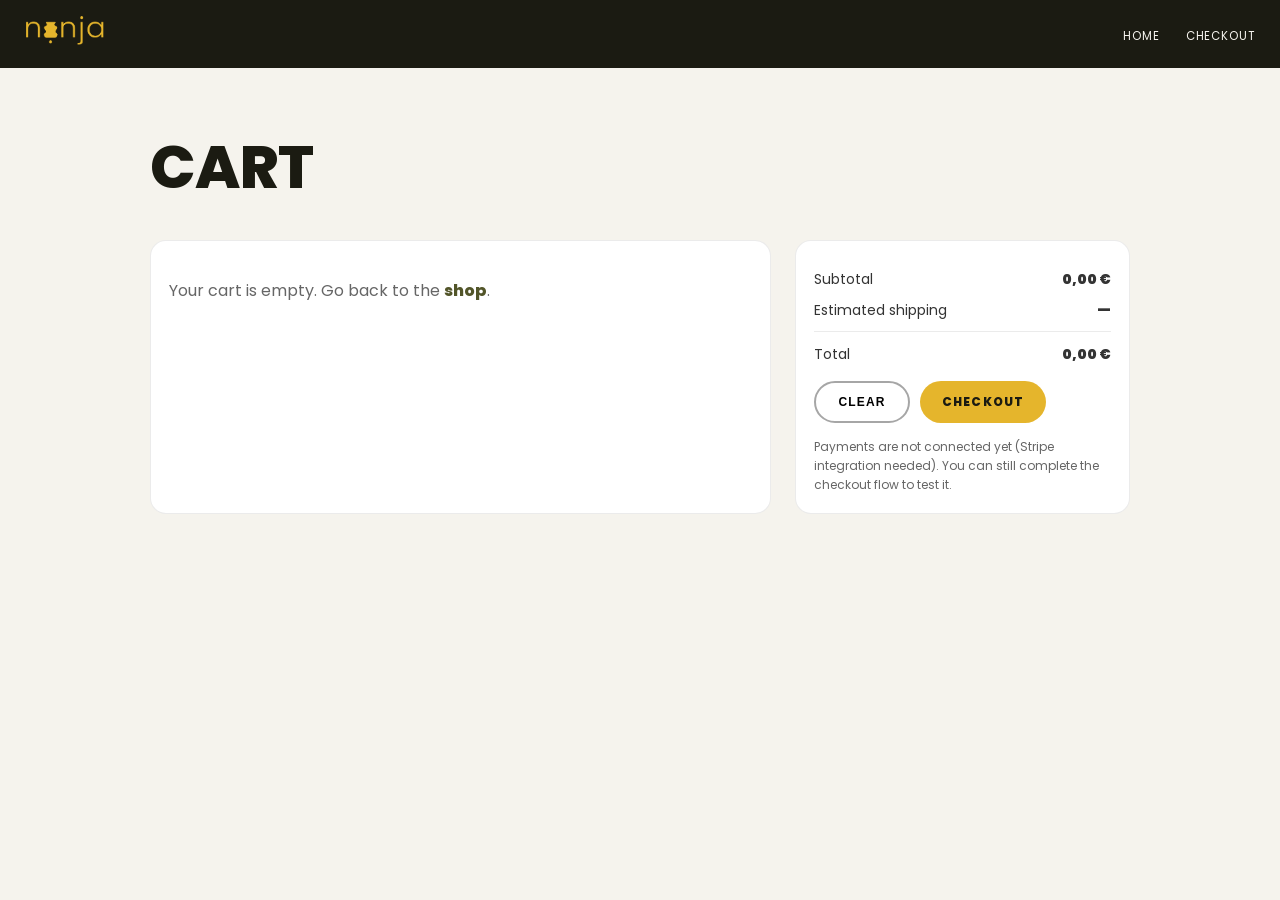
<file: pages/cart.html>
<!DOCTYPE html>
<html lang="es">
<head>
  <meta charset="UTF-8" />
  <meta name="viewport" content="width=device-width, initial-scale=1.0" />
  <title>Cart — Ninja Ceramics</title>
  <link href="https://fonts.googleapis.com/css2?family=Poppins:wght@300;400;500;600;700;800;900&display=swap" rel="stylesheet">
  <link rel="icon" type="image/png" sizes="32x32" href="../assest/favicon.png">
  <meta name="theme-color" content="#1b1b12">
  <script src="../js/store.js" defer></script>
  <style>
    :root{--yellow:#e5b52c;--green:#525529;--brown-dark:#594331;--white:#f5f3ed;--black:#1b1b12;}
    *{box-sizing:border-box;margin:0;padding:0}
    body{font-family:'Poppins',sans-serif;background:var(--white);color:var(--black)}
    nav{position:sticky;top:0;z-index:10;background:var(--black);height:68px;display:flex;align-items:center;justify-content:space-between;padding:0 24px}
    .nav-logo img{height:38px;object-fit:contain}
    .nav-links{list-style:none;display:flex;gap:26px;align-items:center}
    .nav-links a{color:var(--white);text-decoration:none;font-size:11.5px;letter-spacing:.08em;text-transform:uppercase}
    .nav-toggle{display:none;width:40px;height:40px;border-radius:50%;border:1px solid rgba(255,255,255,0.4);background:transparent;cursor:pointer;align-items:center;justify-content:center}
    .nav-toggle span{display:block;width:18px;height:2px;background:var(--white);border-radius:2px;transition:transform .2s,opacity .2s}
    .nav-toggle span + span{margin-top:4px}
    nav.nav-open .nav-toggle span:nth-child(1){transform:translateY(6px) rotate(45deg)}
    nav.nav-open .nav-toggle span:nth-child(2){opacity:0}
    nav.nav-open .nav-toggle span:nth-child(3){transform:translateY(-6px) rotate(-45deg)}
    .wrap{padding:54px 60px;max-width:1100px;margin:0 auto}
    h1{font-size:clamp(34px,5vw,60px);font-weight:800;letter-spacing:-.01em;text-transform:uppercase}
    .grid{display:grid;grid-template-columns:1.3fr .7fr;gap:24px;margin-top:28px}
    .card{background:#fff;border:1px solid rgba(0,0,0,.08);border-radius:16px;padding:18px}
    .line{display:grid;grid-template-columns:1fr auto auto;gap:12px;align-items:center;padding:12px 0;border-bottom:1px solid rgba(0,0,0,.06)}
    .line:last-child{border-bottom:none}
    .name{font-weight:700;text-transform:uppercase;letter-spacing:.1em;font-size:11px}
    .price{font-weight:800;color:var(--brown-dark)}
    .qty{width:74px;padding:10px 12px;border-radius:10px;border:1px solid rgba(0,0,0,.14);font-family:'Poppins',sans-serif}
    .btn{display:inline-block;border:none;border-radius:999px;padding:12px 22px;font-weight:800;letter-spacing:.1em;text-transform:uppercase;font-size:12px;cursor:pointer}
    .btn-primary{background:var(--yellow);color:var(--black)}
    .btn-outline{background:transparent;border:2px solid rgba(0,0,0,.35)}
    .sum-row{display:flex;justify-content:space-between;margin:10px 0;color:#333;font-size:14px}
    .sum-row strong{font-weight:900}
    .empty{margin-top:18px;color:#666;line-height:1.7}
    @media(max-width:960px){
      nav{padding:0 20px}
      .wrap{padding:42px 20px}
      .grid{grid-template-columns:1fr}
      .btn{display:block;width:100%;text-align:center;margin-top:8px}
      .nav-toggle{display:flex}
      .nav-links{position:absolute;top:68px;left:0;right:0;background:var(--black);flex-direction:column;gap:16px;padding:18px 20px;transform:translateY(-130%);opacity:0;pointer-events:none;transition:transform .25s ease,opacity .25s ease}
      nav.nav-open .nav-links{transform:translateY(0);opacity:1;pointer-events:auto}
    }
  </style>
</head>
<body>
  <nav>
    <div class="nav-logo"><a href="../index.html"><img alt="Ninja Ceramics" src="../assest/logo.png"></a></div>
    <button class="nav-toggle" type="button" aria-label="Toggle navigation" aria-expanded="false"><span></span><span></span><span></span></button>
    <ul class="nav-links">
      <li><a href="../index.html">Home</a></li>
      <li><a href="checkout.html">Checkout</a></li>
    </ul>
  </nav>

  <main class="wrap">
    <h1>Cart</h1>
    <div class="grid">
      <section class="card">
        <div id="cartLines"></div>
        <div id="emptyState" class="empty" style="display:none;">
          Your cart is empty. Go back to the <a href="../index.html" style="color:var(--green);font-weight:800;text-decoration:none;">shop</a>.
        </div>
      </section>

      <aside class="card">
        <div class="sum-row"><span>Subtotal</span><strong id="subtotal">€0</strong></div>
        <div class="sum-row"><span>Estimated shipping</span><strong>—</strong></div>
        <div class="sum-row" style="border-top:1px solid rgba(0,0,0,.08);padding-top:12px;"><span>Total</span><strong id="total">€0</strong></div>
        <div style="display:flex;gap:10px;margin-top:16px;flex-wrap:wrap;">
          <button class="btn btn-outline" id="clearBtn" type="button">Clear</button>
          <a class="btn btn-primary" href="checkout.html" style="text-decoration:none;">Checkout</a>
        </div>
        <p style="margin-top:14px;color:#666;font-size:12px;line-height:1.6;">
          Payments are not connected yet (Stripe integration needed). You can still complete the checkout flow to test it.
        </p>
      </aside>
    </div>
  </main>

  <script>
    document.addEventListener('DOMContentLoaded', () => {
      const nav = document.querySelector('nav');
      const toggle = document.querySelector('.nav-toggle');
      const links = document.querySelectorAll('.nav-links a');
      if (nav && toggle) {
        toggle.addEventListener('click', () => {
          const open = nav.classList.toggle('nav-open');
          toggle.setAttribute('aria-expanded', String(open));
        });
        links.forEach(a => a.addEventListener('click', () => {
          if (nav.classList.contains('nav-open')) {
            nav.classList.remove('nav-open');
            toggle.setAttribute('aria-expanded', 'false');
          }
        }));
      }
    });

    function render() {
      const linesWrap = document.getElementById('cartLines');
      const empty = document.getElementById('emptyState');
      const subtotalEl = document.getElementById('subtotal');
      const totalEl = document.getElementById('total');

      const lines = window.NinjaStore.cartLines();
      const subtotal = window.NinjaStore.calcSubtotal(lines);
      subtotalEl.textContent = window.NinjaStore.formatEUR(subtotal);
      totalEl.textContent = window.NinjaStore.formatEUR(subtotal);

      if (!lines.length) {
        linesWrap.innerHTML = '';
        empty.style.display = 'block';
        return;
      }
      empty.style.display = 'none';

      linesWrap.innerHTML = lines.map(l => `
        <div class="line">
          <div>
            <div class="name">${l.name}</div>
            <div style="color:#666;font-size:12px;margin-top:4px;">${window.NinjaStore.formatEUR(l.price)} each</div>
          </div>
          <input class="qty" type="number" min="0" value="${l.qty}" data-qty="${l.id}">
          <div class="price">${window.NinjaStore.formatEUR(l.lineTotal)}</div>
        </div>
      `).join('');
    }

    document.addEventListener('input', (e) => {
      const el = e.target;
      if (!(el instanceof HTMLInputElement)) return;
      const id = el.getAttribute('data-qty');
      if (!id) return;
      window.NinjaStore.setQty(id, el.value);
    });
    window.addEventListener('ninja:cart-changed', render);
    document.getElementById('clearBtn').addEventListener('click', () => window.NinjaStore.clearCart());
    document.addEventListener('DOMContentLoaded', render);
  </script>
</body>
</html>
</file>
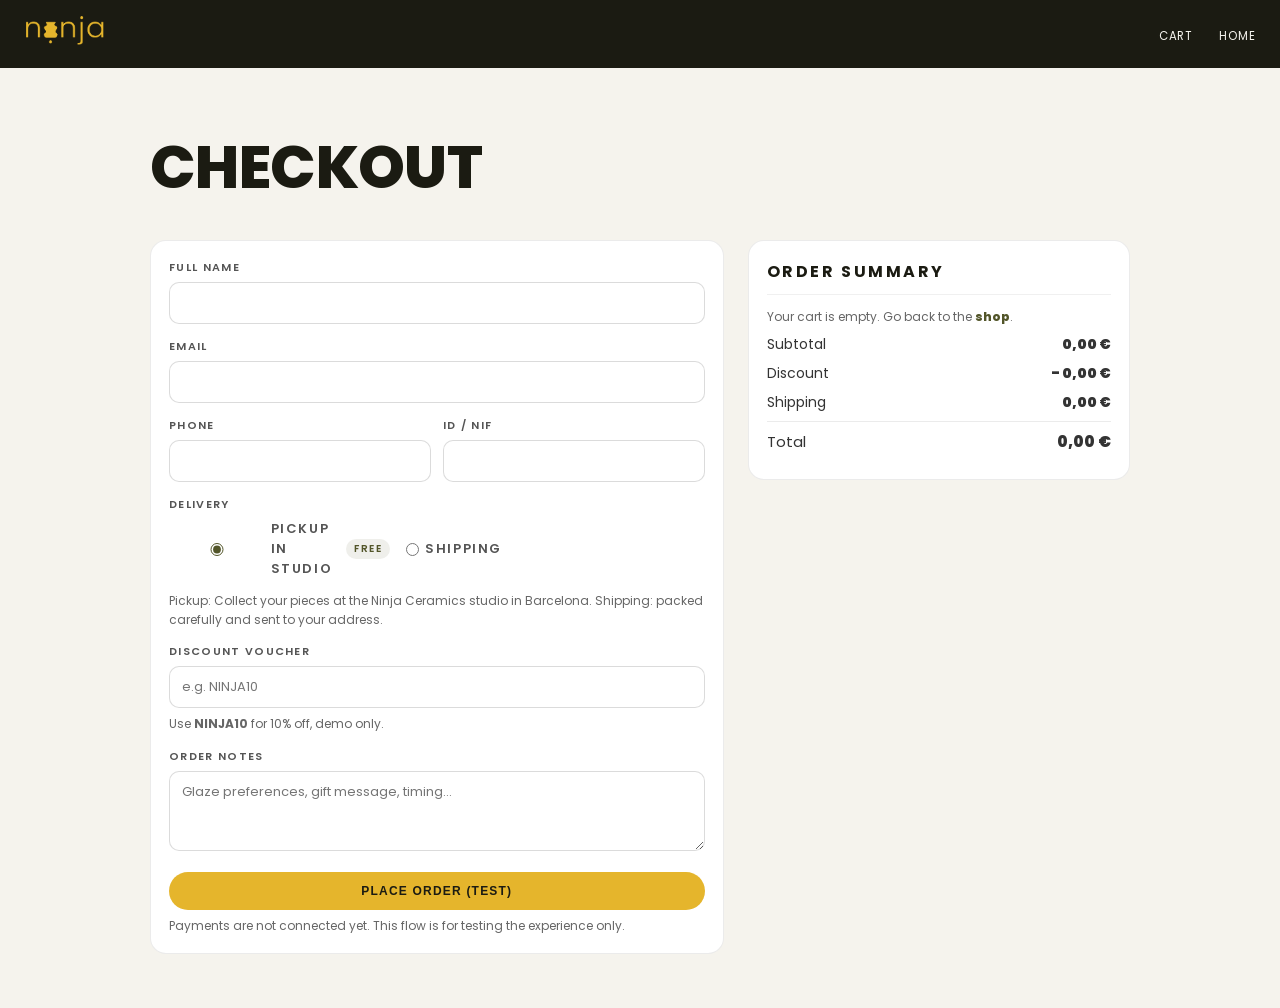
<file: pages/checkout.html>
<!DOCTYPE html>
<html lang="es">
<head>
  <meta charset="UTF-8" />
  <meta name="viewport" content="width=device-width, initial-scale=1.0" />
  <title>Checkout — Ninja Ceramics</title>
  <link href="https://fonts.googleapis.com/css2?family=Poppins:wght@300;400;500;600;700;800;900&display=swap" rel="stylesheet">
  <link rel="icon" type="image/png" sizes="32x32" href="../assest/favicon.png">
  <meta name="theme-color" content="#1b1b12">
  <script src="../js/store.js" defer></script>
  <style>
    :root{--yellow:#e5b52c;--green:#525529;--brown-dark:#594331;--white:#f5f3ed;--black:#1b1b12;}
    *{box-sizing:border-box;margin:0;padding:0}
    body{font-family:'Poppins',sans-serif;background:var(--white);color:var(--black)}
    nav{position:sticky;top:0;z-index:10;background:var(--black);height:68px;display:flex;align-items:center;justify-content:space-between;padding:0 24px}
    .nav-logo img{height:38px;object-fit:contain}
    .nav-links{list-style:none;display:flex;gap:26px;align-items:center}
    .nav-links a{color:var(--white);text-decoration:none;font-size:11.5px;letter-spacing:.08em;text-transform:uppercase}
    .nav-toggle{display:none;width:40px;height:40px;border-radius:50%;border:1px solid rgba(255,255,255,0.4);background:transparent;cursor:pointer;align-items:center;justify-content:center}
    .nav-toggle span{display:block;width:18px;height:2px;background:var(--white);border-radius:2px;transition:transform .2s,opacity .2s}
    .nav-toggle span + span{margin-top:4px}
    nav.nav-open .nav-toggle span:nth-child(1){transform:translateY(6px) rotate(45deg)}
    nav.nav-open .nav-toggle span:nth-child(2){opacity:0}
    nav.nav-open .nav-toggle span:nth-child(3){transform:translateY(-6px) rotate(-45deg)}
    .wrap{padding:54px 60px;max-width:1100px;margin:0 auto}
    h1{font-size:clamp(34px,5vw,60px);font-weight:800;letter-spacing:-.01em;text-transform:uppercase}
    .grid{display:grid;grid-template-columns:1.2fr .8fr;gap:24px;margin-top:28px;align-items:flex-start}
    .card{background:#fff;border:1px solid rgba(0,0,0,.08);border-radius:16px;padding:18px}
    .fg{margin-bottom:14px}
    .fg label{display:block;font-size:11px;letter-spacing:.12em;text-transform:uppercase;margin-bottom:6px;font-weight:600;color:#555}
    .fg input,.fg select,.fg textarea{width:100%;padding:10px 12px;border-radius:10px;border:1px solid rgba(0,0,0,.14);font-family:'Poppins',sans-serif;font-size:13px}
    .fg textarea{min-height:80px;resize:vertical}
    .row-2{display:grid;grid-template-columns:1fr 1fr;gap:12px}
    .radio-row{display:flex;gap:16px;margin:6px 0 4px}
    .radio-row label{display:flex;align-items:center;gap:6px;font-size:13px;cursor:pointer}
    .radio-row input{accent-color:var(--green)}
    .muted{font-size:12px;color:#666;line-height:1.6;margin-top:6px}
    .sum-row{display:flex;justify-content:space-between;margin:8px 0;color:#333;font-size:14px}
    .sum-row strong{font-weight:900}
    .lines{margin-top:8px;border-top:1px solid rgba(0,0,0,.06);padding-top:6px}
    .line{display:flex;justify-content:space-between;font-size:13px;margin:4px 0}
    .line span:first-child{max-width:70%}
    .badge{display:inline-block;border-radius:999px;padding:2px 8px;font-size:10px;text-transform:uppercase;letter-spacing:.16em;background:rgba(82,85,41,.09);color:var(--green);margin-left:6px}
    .btn{display:inline-block;border:none;border-radius:999px;padding:12px 22px;font-weight:800;letter-spacing:.1em;text-transform:uppercase;font-size:12px;cursor:pointer}
    .btn-primary{background:var(--yellow);color:var(--black)}
    .btn-outline{background:transparent;border:2px solid rgba(0,0,0,.35)}
    .btn-block{width:100%;text-align:center}
    @media(max-width:960px){
      nav{padding:0 20px}
      .wrap{padding:42px 20px}
      .grid{grid-template-columns:1fr}
      .btn{display:block;width:100%;text-align:center;margin-top:8px}
      .nav-toggle{display:flex}
      .nav-links{position:absolute;top:68px;left:0;right:0;background:var(--black);flex-direction:column;gap:16px;padding:18px 20px;transform:translateY(-130%);opacity:0;pointer-events:none;transition:transform .25s ease,opacity .25s ease}
      nav.nav-open .nav-links{transform:translateY(0);opacity:1;pointer-events:auto}
    }
  </style>
</head>
<body>
  <nav>
    <div class="nav-logo"><a href="../index.html"><img alt="Ninja Ceramics" src="../assest/logo.png"></a></div>
    <button class="nav-toggle" type="button" aria-label="Toggle navigation" aria-expanded="false"><span></span><span></span><span></span></button>
    <ul class="nav-links">
      <li><a href="cart.html">Cart</a></li>
      <li><a href="../index.html">Home</a></li>
    </ul>
  </nav>

  <main class="wrap">
    <h1>Checkout</h1>
    <div class="grid">
      <form id="checkoutForm" class="card">
        <div class="fg">
          <label for="name">Full name</label>
          <input id="name" name="name" required />
        </div>
        <div class="fg">
          <label for="email">Email</label>
          <input id="email" name="email" type="email" required />
        </div>
        <div class="row-2">
          <div class="fg">
            <label for="phone">Phone</label>
            <input id="phone" name="phone" />
          </div>
          <div class="fg">
            <label for="idNumber">ID / NIF</label>
            <input id="idNumber" name="idNumber" />
          </div>
        </div>

        <div class="fg">
          <label>Delivery</label>
          <div class="radio-row">
            <label><input type="radio" name="delivery" value="pickup" checked> Pickup in studio <span class="badge">Free</span></label>
            <label><input type="radio" name="delivery" value="shipping"> Shipping</label>
          </div>
          <p class="muted">Pickup: Collect your pieces at the Ninja Ceramics studio in Barcelona. Shipping: packed carefully and sent to your address.</p>
        </div>

        <div id="shippingFields">
          <div class="fg">
            <label for="address">Address</label>
            <input id="address" name="address" />
          </div>
          <div class="row-2">
            <div class="fg">
              <label for="city">City</label>
              <input id="city" name="city" />
            </div>
            <div class="fg">
              <label for="zip">ZIP</label>
              <input id="zip" name="zip" />
            </div>
          </div>
          <div class="fg">
            <label for="country">Country</label>
            <input id="country" name="country" />
          </div>
        </div>

        <div class="fg">
          <label for="voucher">Discount voucher</label>
          <input id="voucher" name="voucher" placeholder="e.g. NINJA10" />
          <p class="muted">Use <strong>NINJA10</strong> for 10% off, demo only.</p>
        </div>

        <div class="fg">
          <label for="notes">Order notes</label>
          <textarea id="notes" name="notes" placeholder="Glaze preferences, gift message, timing..."></textarea>
        </div>

        <button class="btn btn-primary btn-block" type="submit">Place order (test)</button>
        <p class="muted">Payments are not connected yet. This flow is for testing the experience only.</p>
      </form>

      <aside class="card">
        <h2 style="font-size:16px;letter-spacing:.16em;text-transform:uppercase;margin-bottom:10px;">Order summary</h2>
        <div id="summaryLines" class="lines"></div>
        <div class="sum-row"><span>Subtotal</span><strong id="sumSubtotal">€0</strong></div>
        <div class="sum-row"><span>Discount</span><strong id="sumDiscount">- €0</strong></div>
        <div class="sum-row"><span>Shipping</span><strong id="sumShipping">€0</strong></div>
        <div class="sum-row" style="border-top:1px solid rgba(0,0,0,.08);padding-top:8px;font-size:15px;">
          <span>Total</span><strong id="sumTotal">€0</strong>
        </div>
      </aside>
    </div>
  </main>

  <script>
    document.addEventListener('DOMContentLoaded', () => {
      const nav = document.querySelector('nav');
      const toggle = document.querySelector('.nav-toggle');
      const links = document.querySelectorAll('.nav-links a');
      if (nav && toggle) {
        toggle.addEventListener('click', () => {
          const open = nav.classList.toggle('nav-open');
          toggle.setAttribute('aria-expanded', String(open));
        });
        links.forEach(a => a.addEventListener('click', () => {
          if (nav.classList.contains('nav-open')) {
            nav.classList.remove('nav-open');
            toggle.setAttribute('aria-expanded', 'false');
          }
        }));
      }
    });

    function refreshSummary() {
      const linesWrap = document.getElementById('summaryLines');
      const subtotalEl = document.getElementById('sumSubtotal');
      const discountEl = document.getElementById('sumDiscount');
      const shippingEl = document.getElementById('sumShipping');
      const totalEl = document.getElementById('sumTotal');

      const lines = window.NinjaStore.cartLines();
      const subtotal = window.NinjaStore.calcSubtotal(lines);

      if (!lines.length) {
        linesWrap.innerHTML = '<p class="muted">Your cart is empty. Go back to the <a href="../index.html" style="color:var(--green);font-weight:800;text-decoration:none;">shop</a>.</p>';
      } else {
        linesWrap.innerHTML = lines.map(l => (
          '<div class="line"><span>' +
          l.name + ' × ' + l.qty +
          '</span><span>' + window.NinjaStore.formatEUR(l.lineTotal) + '</span></div>'
        )).join('');
      }

      const form = document.getElementById('checkoutForm');
      const delivery = (form.delivery.value || 'pickup');
      const voucher = document.getElementById('voucher').value;

      const discount = window.NinjaStore.calcDiscount(subtotal, voucher);
      const shipping = window.NinjaStore.calcShipping(subtotal - discount, delivery);
      const total = Math.max(0, subtotal - discount + shipping);

      subtotalEl.textContent = window.NinjaStore.formatEUR(subtotal);
      discountEl.textContent = '- ' + window.NinjaStore.formatEUR(discount);
      shippingEl.textContent = window.NinjaStore.formatEUR(shipping);
      totalEl.textContent = window.NinjaStore.formatEUR(total);
    }

    document.addEventListener('DOMContentLoaded', () => {
      const form = document.getElementById('checkoutForm');
      const shippingFields = document.getElementById('shippingFields');

      function toggleShippingFields() {
        const delivery = form.delivery.value;
        shippingFields.style.display = delivery === 'shipping' ? 'block' : 'none';
      }

      form.delivery.forEach(radio => {
        radio.addEventListener('change', () => {
          toggleShippingFields();
          refreshSummary();
        });
      });

      document.getElementById('voucher').addEventListener('input', () => {
        refreshSummary();
      });

      refreshSummary();
      toggleShippingFields();

      form.addEventListener('submit', (e) => {
        e.preventDefault();

        const lines = window.NinjaStore.cartLines();
        if (!lines.length) {
          alert('Your cart is empty.');
          return;
        }

        const fd = new FormData(form);
        const name = String(fd.get('name') || '').trim();
        const email = String(fd.get('email') || '').trim();
        const delivery = String(fd.get('delivery') || 'pickup');
        const voucher = String(fd.get('voucher') || '').trim();

        if (!name || !email) {
          alert('Please complete at least Name and Email.');
          return;
        }

        const subtotal = window.NinjaStore.calcSubtotal(lines);
        const discount = window.NinjaStore.calcDiscount(subtotal, voucher);
        const shipping = window.NinjaStore.calcShipping(subtotal - discount, delivery);
        const total = Math.max(0, subtotal - discount + shipping);

        const order = {
          id: 'NINJA-' + Date.now(),
          createdAt: new Date().toISOString(),
          customer: {
            name,
            email,
            phone: String(fd.get('phone') || '').trim(),
            idNumber: String(fd.get('idNumber') || '').trim(),
          },
          delivery: {
            mode: delivery,
            address: String(fd.get('address') || '').trim(),
            city: String(fd.get('city') || '').trim(),
            zip: String(fd.get('zip') || '').trim(),
            country: String(fd.get('country') || '').trim(),
          },
          notes: String(fd.get('notes') || '').trim(),
          voucher,
          lines,
          amounts: { subtotal, discount, shipping, total },
        };

        window.NinjaStore.saveLastOrder(order);
        window.NinjaStore.clearCart();
        window.location.href = 'order-confirmation.html';
      });
    });
  </script>
</body>
</html>
</file>
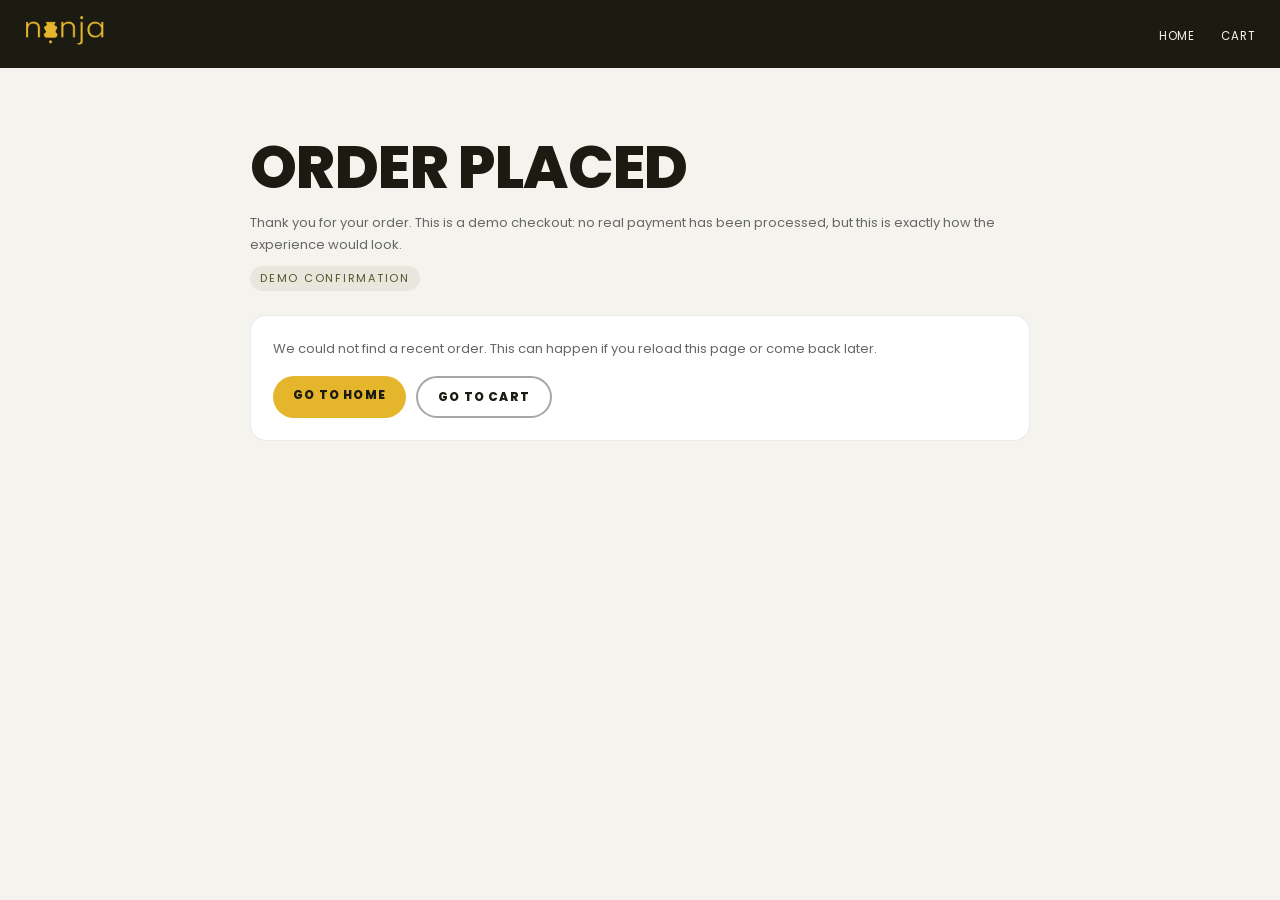
<file: pages/order-confirmation.html>
<!DOCTYPE html>
<html lang="es">
<head>
  <meta charset="UTF-8" />
  <meta name="viewport" content="width=device-width, initial-scale=1.0" />
  <title>Order confirmation — Ninja Ceramics</title>
  <link href="https://fonts.googleapis.com/css2?family=Poppins:wght@300;400;500;600;700;800;900&display=swap" rel="stylesheet">
  <link rel="icon" type="image/png" sizes="32x32" href="../assest/favicon.png">
  <meta name="theme-color" content="#1b1b12">
  <script src="../js/store.js" defer></script>
  <style>
    :root{--yellow:#e5b52c;--green:#525529;--brown-dark:#594331;--white:#f5f3ed;--black:#1b1b12;}
    *{box-sizing:border-box;margin:0;padding:0}
    body{font-family:'Poppins',sans-serif;background:var(--white);color:var(--black)}
    nav{position:sticky;top:0;z-index:10;background:var(--black);height:68px;display:flex;align-items:center;justify-content:space-between;padding:0 24px}
    .nav-logo img{height:38px;object-fit:contain}
    .nav-links{list-style:none;display:flex;gap:26px;align-items:center}
    .nav-links a{color:var(--white);text-decoration:none;font-size:11.5px;letter-spacing:.08em;text-transform:uppercase}
    .nav-toggle{display:none;width:40px;height:40px;border-radius:50%;border:1px solid rgba(255,255,255,0.4);background:transparent;cursor:pointer;align-items:center;justify-content:center}
    .nav-toggle span{display:block;width:18px;height:2px;background:var(--white);border-radius:2px;transition:transform .2s,opacity .2s}
    .nav-toggle span + span{margin-top:4px}
    nav.nav-open .nav-toggle span:nth-child(1){transform:translateY(6px) rotate(45deg)}
    nav.nav-open .nav-toggle span:nth-child(2){opacity:0}
    nav.nav-open .nav-toggle span:nth-child(3){transform:translateY(-6px) rotate(-45deg)}
    .wrap{padding:54px 60px;max-width:900px;margin:0 auto}
    h1{font-size:clamp(34px,5vw,60px);font-weight:800;letter-spacing:-.01em;text-transform:uppercase}
    .card{background:#fff;border:1px solid rgba(0,0,0,.08);border-radius:16px;padding:22px;margin-top:24px}
    .muted{font-size:13px;color:#666;line-height:1.7}
    .pill{display:inline-block;border-radius:999px;padding:4px 10px;font-size:11px;letter-spacing:.16em;text-transform:uppercase;background:rgba(82,85,41,.08);color:var(--green);margin-top:10px}
    .row{display:flex;gap:30px;margin-top:18px;flex-wrap:wrap}
    .col{flex:1 1 240px}
    .label{font-size:11px;letter-spacing:.14em;text-transform:uppercase;color:#777;margin-bottom:4px}
    .value{font-size:14px;color:#222;line-height:1.6}
    .lines{margin-top:12px;border-top:1px solid rgba(0,0,0,.08);padding-top:8px}
    .line{display:flex;justify-content:space-between;font-size:13px;margin:4px 0}
    .sum-row{display:flex;justify-content:space-between;margin:5px 0;font-size:14px}
    .sum-row strong{font-weight:900}
    .btn{display:inline-block;border:none;border-radius:999px;padding:10px 20px;font-weight:800;letter-spacing:.1em;text-transform:uppercase;font-size:12px;cursor:pointer;text-decoration:none}
    .btn-primary{background:var(--yellow);color:var(--black)}
    .btn-outline{background:transparent;border:2px solid rgba(0,0,0,.35);color:var(--black)}
    @media(max-width:960px){
      nav{padding:0 20px}
      .wrap{padding:42px 20px}
      .nav-toggle{display:flex}
      .nav-links{position:absolute;top:68px;left:0;right:0;background:var(--black);flex-direction:column;gap:16px;padding:18px 20px;transform:translateY(-130%);opacity:0;pointer-events:none;transition:transform .25s ease,opacity .25s ease}
      nav.nav-open .nav-links{transform:translateY(0);opacity:1;pointer-events:auto}
    }
  </style>
</head>
<body>
  <nav>
    <div class="nav-logo"><a href="../index.html"><img alt="Ninja Ceramics" src="../assest/logo.png"></a></div>
    <button class="nav-toggle" type="button" aria-label="Toggle navigation" aria-expanded="false"><span></span><span></span><span></span></button>
    <ul class="nav-links">
      <li><a href="../index.html">Home</a></li>
      <li><a href="cart.html">Cart</a></li>
    </ul>
  </nav>

  <main class="wrap">
    <h1>Order placed</h1>
    <p class="muted">Thank you for your order. This is a demo checkout: no real payment has been processed, but this is exactly how the experience would look.</p>
    <div class="pill">Demo confirmation</div>

    <section class="card" id="orderCard" style="display:none;">
      <div class="row">
        <div class="col">
          <div class="label">Order ID</div>
          <div class="value" id="orderId"></div>
        </div>
        <div class="col">
          <div class="label">Date</div>
          <div class="value" id="orderDate"></div>
        </div>
      </div>

      <div class="row">
        <div class="col">
          <div class="label">Customer</div>
          <div class="value" id="orderCustomer"></div>
        </div>
        <div class="col">
          <div class="label">Delivery</div>
          <div class="value" id="orderDelivery"></div>
        </div>
      </div>

      <div class="lines" id="orderLines"></div>

      <div class="lines" style="margin-top:10px;">
        <div class="sum-row"><span>Subtotal</span><strong id="sumSubtotal">€0</strong></div>
        <div class="sum-row"><span>Discount</span><strong id="sumDiscount">- €0</strong></div>
        <div class="sum-row"><span>Shipping</span><strong id="sumShipping">€0</strong></div>
        <div class="sum-row" style="border-top:1px solid rgba(0,0,0,.08);padding-top:6px;font-size:15px;">
          <span>Total</span><strong id="sumTotal">€0</strong>
        </div>
      </div>

      <div style="margin-top:18px;display:flex;gap:10px;flex-wrap:wrap;">
        <a class="btn btn-primary" href="../index.html">Back to home</a>
        <a class="btn btn-outline" href="cart.html">View cart</a>
      </div>
    </section>

    <section class="card" id="emptyCard" style="display:none;">
      <p class="muted">We could not find a recent order. This can happen if you reload this page or come back later.</p>
      <div style="margin-top:16px;display:flex;gap:10px;flex-wrap:wrap;">
        <a class="btn btn-primary" href="../index.html">Go to home</a>
        <a class="btn btn-outline" href="cart.html">Go to cart</a>
      </div>
    </section>
  </main>

  <script>
    document.addEventListener('DOMContentLoaded', () => {
      const nav = document.querySelector('nav');
      const toggle = document.querySelector('.nav-toggle');
      const links = document.querySelectorAll('.nav-links a');
      if (nav && toggle) {
        toggle.addEventListener('click', () => {
          const open = nav.classList.toggle('nav-open');
          toggle.setAttribute('aria-expanded', String(open));
        });
        links.forEach(a => a.addEventListener('click', () => {
          if (nav.classList.contains('nav-open')) {
            nav.classList.remove('nav-open');
            toggle.setAttribute('aria-expanded', 'false');
          }
        }));
      }
    });

    document.addEventListener('DOMContentLoaded', () => {
      const order = window.NinjaStore.readLastOrder();
      const card = document.getElementById('orderCard');
      const empty = document.getElementById('emptyCard');

      if (!order) {
        empty.style.display = 'block';
        return;
      }

      card.style.display = 'block';

      document.getElementById('orderId').textContent = order.id || '';
      document.getElementById('orderDate').textContent = order.createdAt ? new Date(order.createdAt).toLocaleString() : '';

      const customer = order.customer || {};
      document.getElementById('orderCustomer').innerHTML = [
        customer.name,
        customer.email,
        customer.phone
      ].filter(Boolean).join('<br>');

      const delivery = order.delivery || {};
      const mode = delivery.mode === 'shipping' ? 'Shipping' : 'Pickup in studio';
      document.getElementById('orderDelivery').innerHTML = [
        mode,
        delivery.address,
        [delivery.zip, delivery.city].filter(Boolean).join(' '),
        delivery.country
      ].filter(Boolean).join('<br>');

      const linesWrap = document.getElementById('orderLines');
      const lines = order.lines || [];
      if (!lines.length) {
        linesWrap.innerHTML = '<p class="muted">No line items.</p>';
      } else {
        linesWrap.innerHTML = lines.map(l =>
          '<div class="line"><span>' +
          l.name + ' × ' + l.qty +
          '</span><span>' + window.NinjaStore.formatEUR(l.lineTotal) + '</span></div>'
        ).join('');
      }

      const amounts = order.amounts || {};
      document.getElementById('sumSubtotal').textContent = window.NinjaStore.formatEUR(amounts.subtotal || 0);
      document.getElementById('sumDiscount').textContent = '- ' + window.NinjaStore.formatEUR(amounts.discount || 0);
      document.getElementById('sumShipping').textContent = window.NinjaStore.formatEUR(amounts.shipping || 0);
      document.getElementById('sumTotal').textContent = window.NinjaStore.formatEUR(amounts.total || 0);
    });
  </script>
</body>
</html>
</file>
